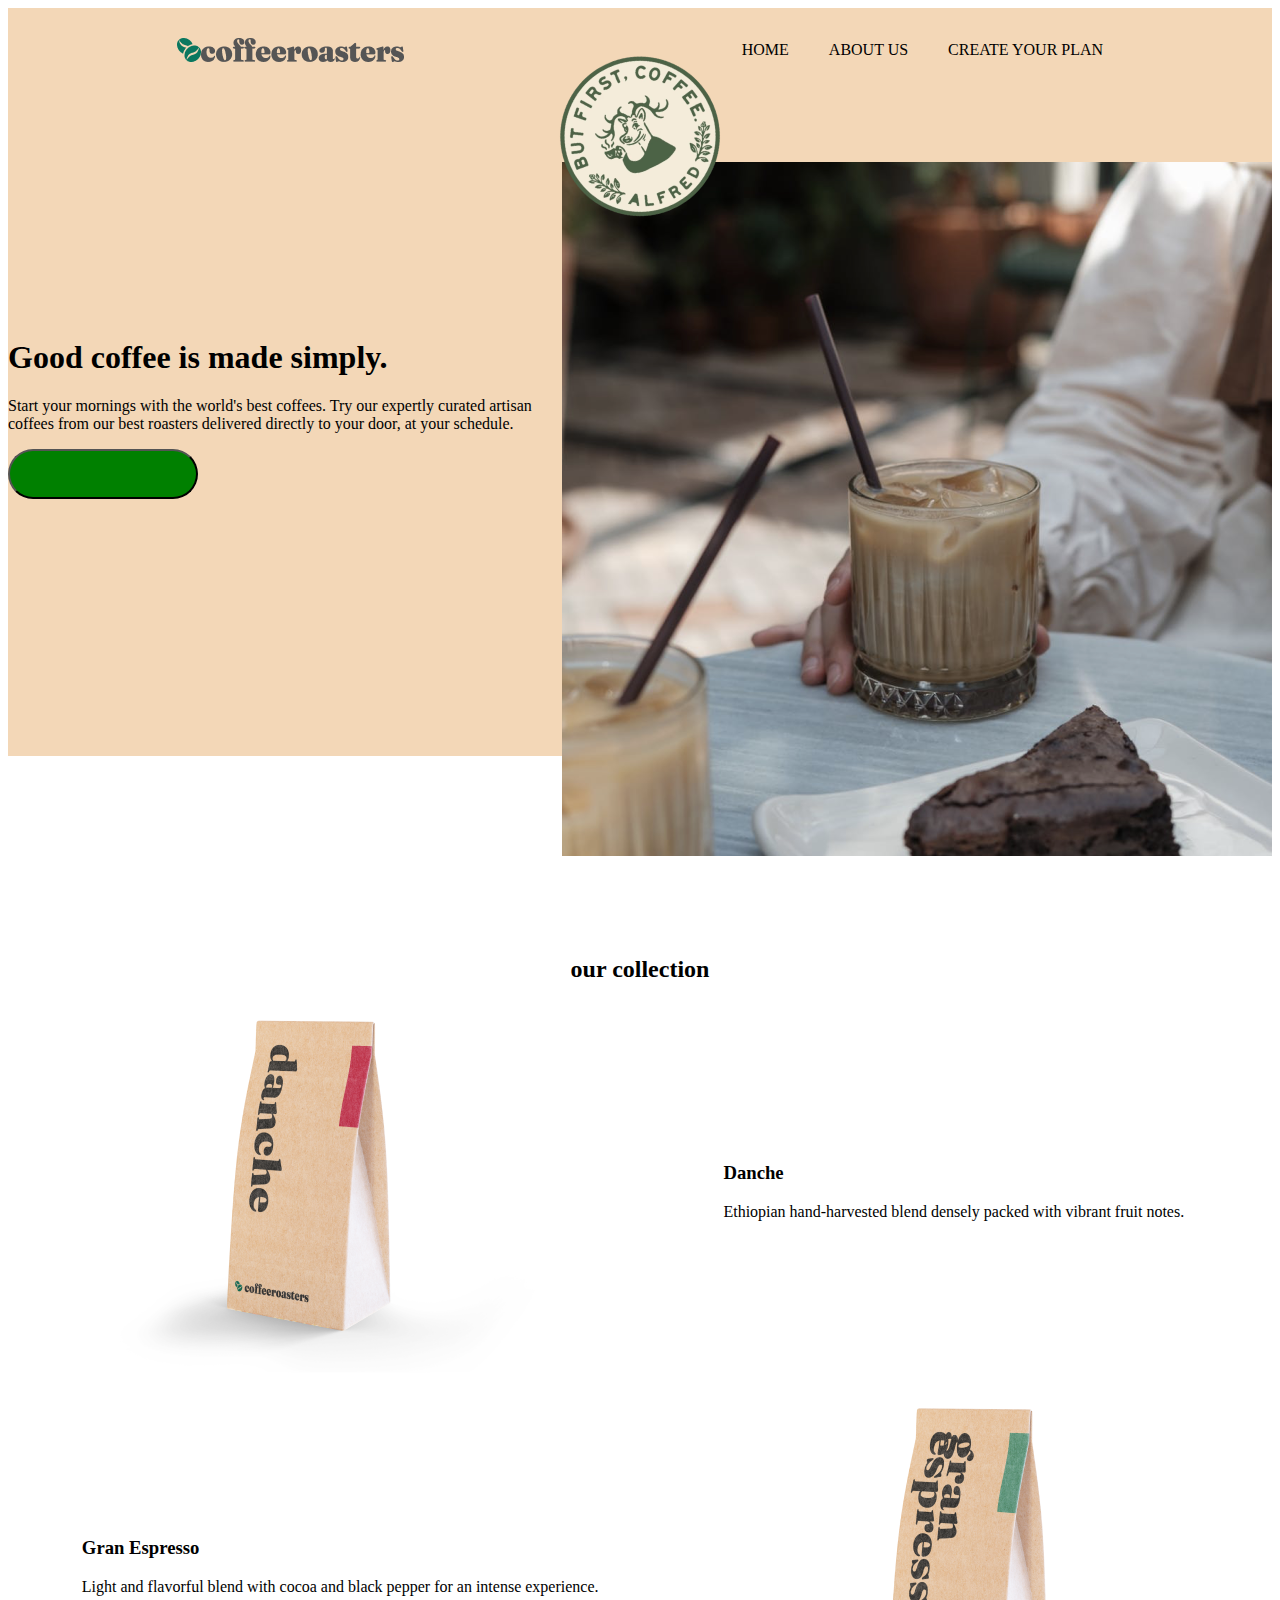
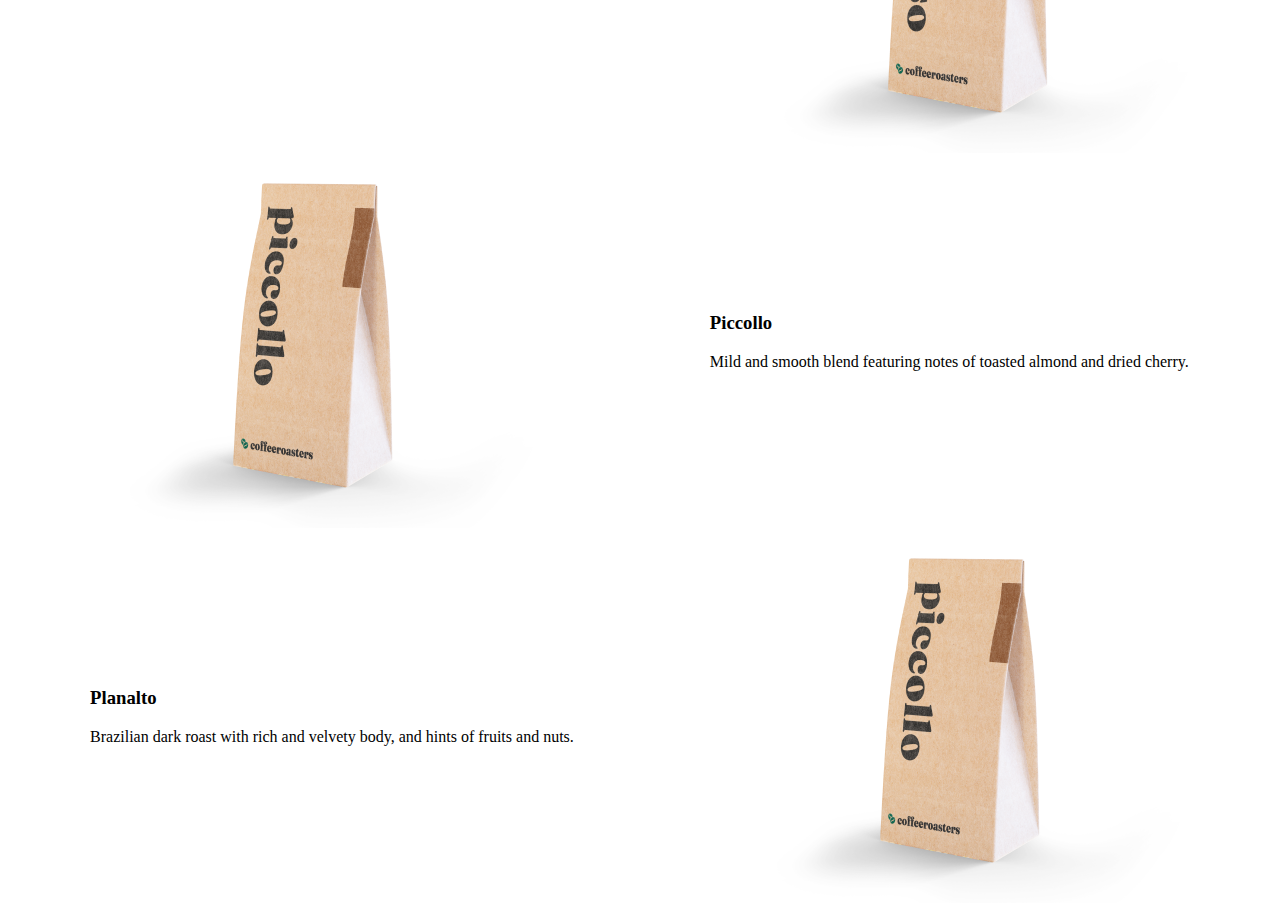
<file: index.html>
<!DOCTYPE html>
<html lang="en">
<head>
    <meta charset="UTF-8">
    <meta name="viewport" content="width=device-width, initial-scale=1.0">
    <title>Document</title>
    <link rel="stylesheet" href="style.css">
</head>
<body>

    <header>
        <img class="box1" src="./Group 3614.png" alt="">
        <nav> <a href="">HOME</a>
            <a href="">ABOUT US</a>
            <a href="">CREATE YOUR PLAN</a>
        </nav>



    </header>

    <main>
        <div class="box">
            <div>
                <h1>Good coffee
                    is made simply.</h1>
                <p>Start your mornings with the world's best coffees. Try our expertly curated artisan coffees from
                    our
                    best roasters delivered directly to your door, at your schedule.</p>
                    <a href="./index.html"><button></button></a>
            </div>

            <img class="img1" src="./Rectangle 679.png" alt="">
            <img class="img2" src="./image 40.png" alt="">
        </div>

        <h2>our collection</h2>



        </div>



        <div class="b">
            <img src="./kopi4.png" alt="">
            <div>
                <h3>Danche</h3>
                <p>Ethiopian hand-harvested blend densely packed with vibrant fruit notes.</p>
            </div>
            </div>



             <div class="b">
            
            <div>
                <h3>Gran Espresso</h3>
                <p>Light and flavorful blend with cocoa and black pepper for an intense experience.</p>
            </div>
            <img src="./kopi1 copy.png" alt="">
            </div>
               

                      <div class="b">
            <img src="./kopi3.png" alt="">
            <div>
                <h3>Piccollo</h3>
                <p>Mild and smooth blend featuring notes of toasted almond and dried cherry.</p>
            </div>
            </div>



            
            <div class="b">
            <div>
                <h3>Planalto</h3>
                <p>Brazilian dark roast with rich and velvety body, and hints of fruits and nuts.</p>
            </div>
            <img src="./kopi3.png" alt="">




  




        </div>











    </main>
    
</body>
</html>
</file>
<file: style.css>
header{
    display: flex;
    align-items: center;
    justify-content: space-around;
    background-color: #F3D7B7;
    
}

.box1{
    margin-top: 30px;
}

a{
    text-decoration: none;
    color: black;
    
    
}

nav{
    display: flex;
    justify-content: space-around;
    gap: 40px;
    margin-top: 30px;
}



button{
    background-color: green;
    border-radius: 30px;
    width: 190px;
    height: 50px;
    color:white;
}

.box{
    display: flex;
    align-items: center;
    justify-content: center;
    background-color:#F3D7B7;

}

.img1{
    position: relative;
    top: 100px;
    z-index: 1;
}

.img2{
    position: absolute;
    top: 30px;
    z-index: 2;
}

.box div{
    width: 620px;
}

h2{
    text-align: center;
   margin-top:200px;
   font-size: 100;
}

.b{
    display: flex;
    justify-content: space-around;
    align-items: center;
}
</file>
